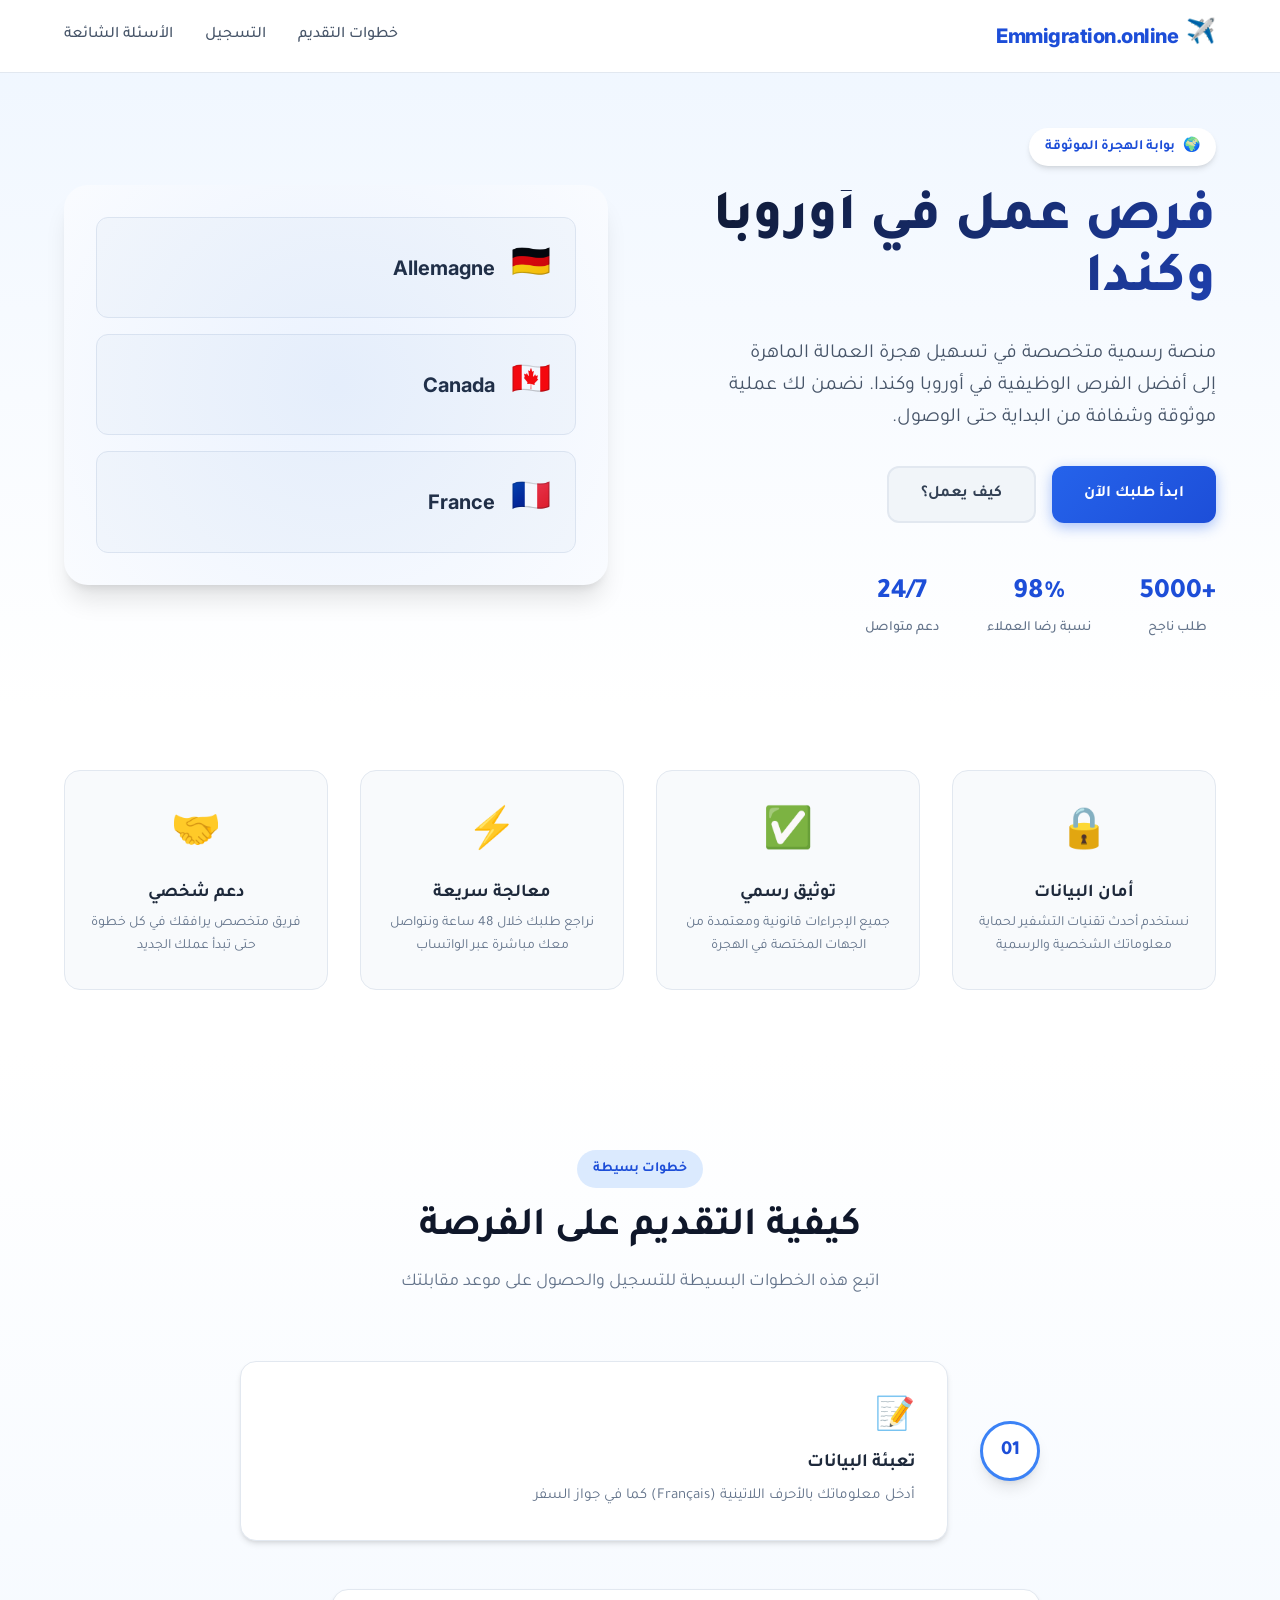
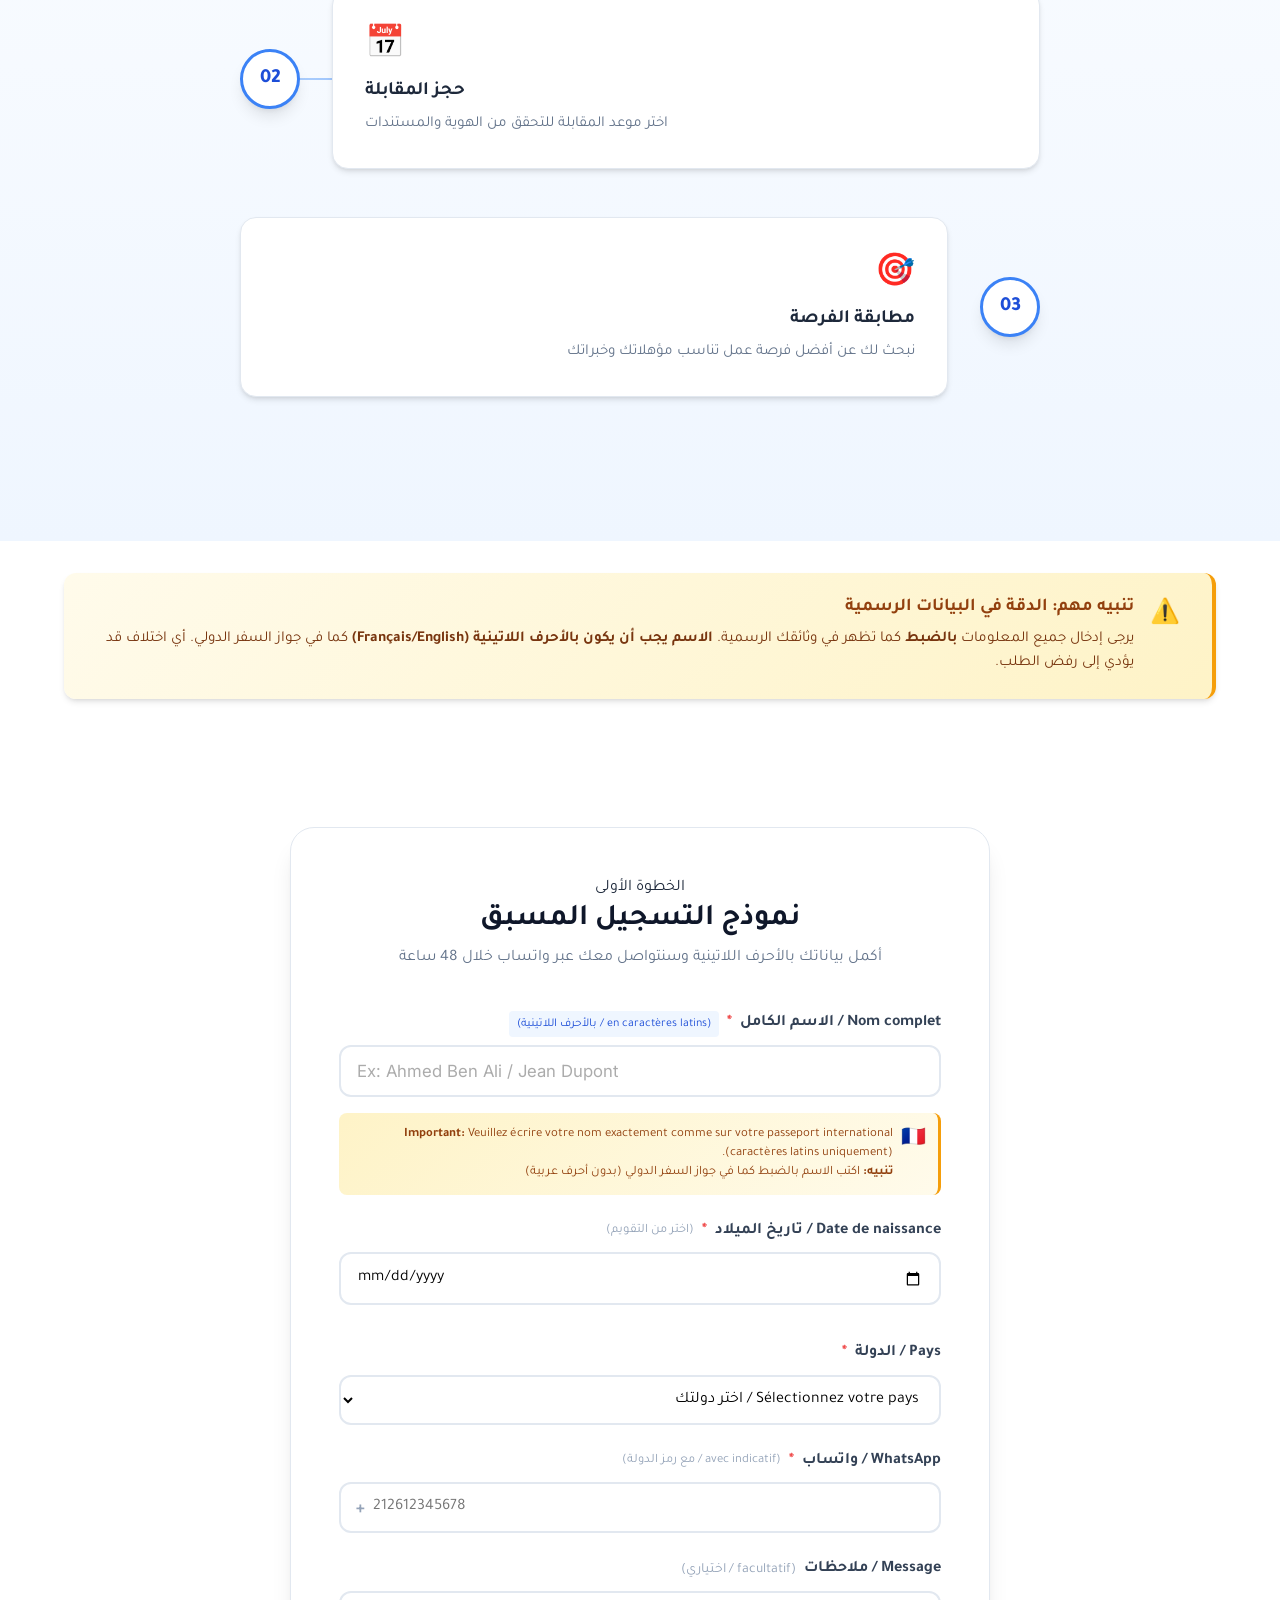
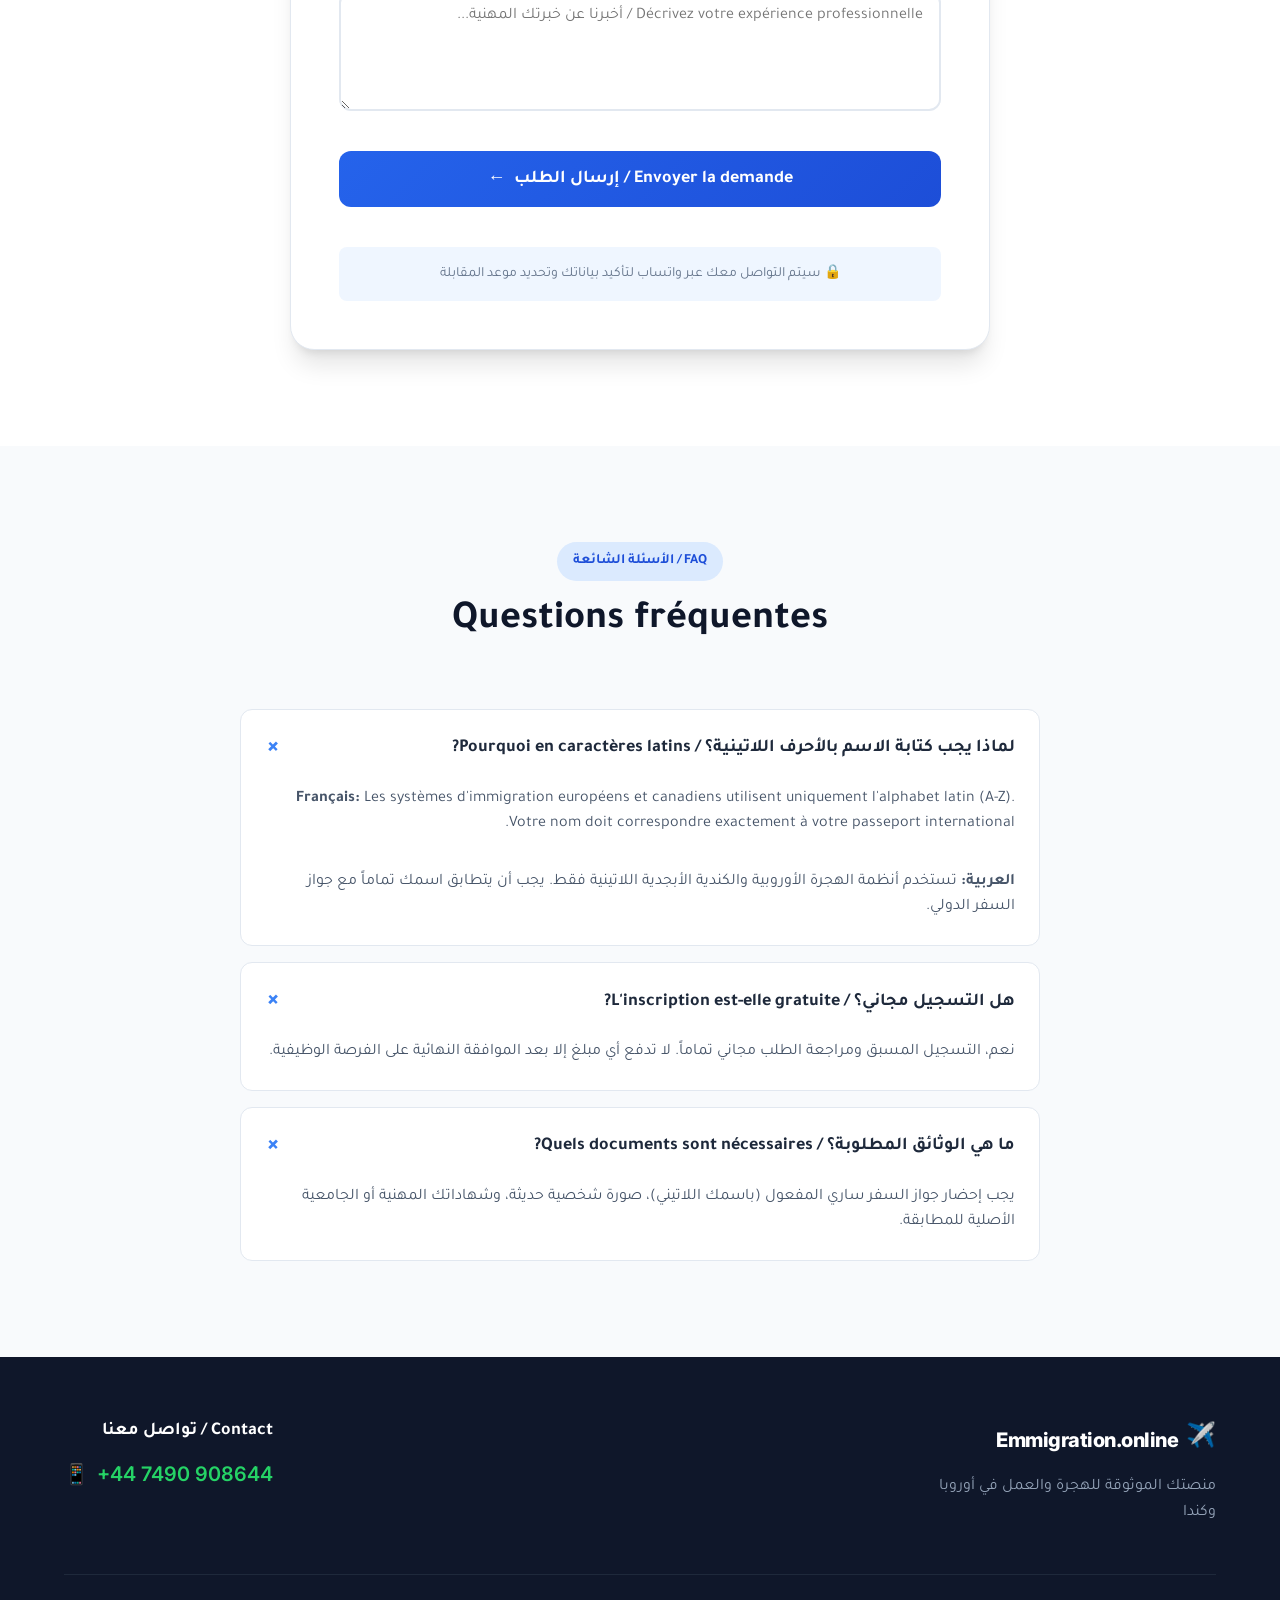
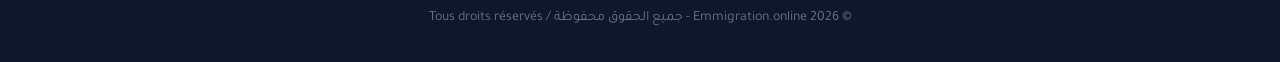
<file: index.html>
<!DOCTYPE html>
<html lang="ar" dir="rtl">
<head>
    <meta charset="UTF-8">
    <meta name="viewport" content="width=device-width, initial-scale=1.0">
    <title>Emmigration.online | فرص عمل في أوروبا وكندا</title>
    <meta name="description" content="سجل للحصول على فرص عمل في أوروبا وكندا - منصة موثوقة للهجرة والتوظيف">
    
    <!-- Google Fonts: Tajawal for Arabic, Inter for Latin/French -->
    <link rel="preconnect" href="https://fonts.googleapis.com">
    <link rel="preconnect" href="https://fonts.gstatic.com" crossorigin>
    <link href="https://fonts.googleapis.com/css2?family=Inter:wght@400;500;600&family=Tajawal:wght@300;400;500;700;800&display=swap" rel="stylesheet">
    
    <link rel="stylesheet" href="style.css">
</head>
<body>
    <!-- Header -->
    <header class="header">
        <div class="container">
            <nav class="nav">
                <div class="logo">
                    <span class="logo-icon">✈️</span>
                    <span class="logo-text">Emmigration.online</span>
                </div>
                <div class="nav-links">
                    <a href="#process" class="nav-link">خطوات التقديم</a>
                    <a href="#form" class="nav-link">التسجيل</a>
                    <a href="#faq" class="nav-link">الأسئلة الشائعة</a>
                </div>
                <button class="mobile-menu-btn" aria-label="القائمة">
                    <span></span>
                    <span></span>
                    <span></span>
                </button>
            </nav>
        </div>
    </header>

    <!-- Hero Section -->
    <section class="hero">
        <div class="container">
            <div class="hero-content">
                <div class="hero-badge reveal">
                    <span class="badge-icon">🌍</span>
                    <span>بوابة الهجرة الموثوقة</span>
                </div>
                <h1 class="hero-title reveal">
                    فرص عمل في أوروبا وكندا
                </h1>
                <p class="hero-subtitle reveal">
                    منصة رسمية متخصصة في تسهيل هجرة العمالة الماهرة إلى أفضل الفرص الوظيفية في أوروبا وكندا. نضمن لك عملية موثوقة وشفافة من البداية حتى الوصول.
                </p>
                <div class="hero-cta reveal">
                    <a href="#form" class="btn btn-primary">ابدأ طلبك الآن</a>
                    <a href="#process" class="btn btn-secondary">كيف يعمل؟</a>
                </div>
                <div class="hero-trust reveal">
                    <div class="trust-item">
                        <span class="trust-number">+5000</span>
                        <span class="trust-label">طلب ناجح</span>
                    </div>
                    <div class="trust-item">
                        <span class="trust-number">98%</span>
                        <span class="trust-label">نسبة رضا العملاء</span>
                    </div>
                    <div class="trust-item">
                        <span class="trust-number">24/7</span>
                        <span class="trust-label">دعم متواصل</span>
                    </div>
                </div>
            </div>
            <div class="hero-visual reveal">
                <div class="visual-card">
                    <div class="card-glow"></div>
                    <div class="stats-float">
                        <div class="stat-item">
                            <span class="stat-flag">🇩🇪</span>
                            <span class="stat-text">Allemagne</span>
                        </div>
                        <div class="stat-item">
                            <span class="stat-flag">🇨🇦</span>
                            <span class="stat-text">Canada</span>
                        </div>
                        <div class="stat-item">
                            <span class="stat-flag">🇫🇷</span>
                            <span class="stat-text">France</span>
                        </div>
                    </div>
                </div>
            </div>
        </div>
        <div class="hero-bg-pattern"></div>
    </section>

    <!-- Trust Indicators -->
    <section class="trust-section">
        <div class="container">
            <div class="trust-grid">
                <div class="trust-card reveal">
                    <div class="trust-icon">🔒</div>
                    <h3>أمان البيانات</h3>
                    <p>نستخدم أحدث تقنيات التشفير لحماية معلوماتك الشخصية والرسمية</p>
                </div>
                <div class="trust-card reveal">
                    <div class="trust-icon">✅</div>
                    <h3>توثيق رسمي</h3>
                    <p>جميع الإجراءات قانونية ومعتمدة من الجهات المختصة في الهجرة</p>
                </div>
                <div class="trust-card reveal">
                    <div class="trust-icon">⚡</div>
                    <h3>معالجة سريعة</h3>
                    <p>نراجع طلبك خلال 48 ساعة ونتواصل معك مباشرة عبر الواتساب</p>
                </div>
                <div class="trust-card reveal">
                    <div class="trust-icon">🤝</div>
                    <h3>دعم شخصي</h3>
                    <p>فريق متخصص يرافقك في كل خطوة حتى تبدأ عملك الجديد</p>
                </div>
            </div>
        </div>
    </section>

    <!-- Process Steps -->
    <section id="process" class="process-section">
        <div class="container">
            <div class="section-header reveal">
                <span class="section-badge">خطوات بسيطة</span>
                <h2 class="section-title">كيفية التقديم على الفرصة</h2>
                <p class="section-subtitle">اتبع هذه الخطوات البسيطة للتسجيل والحصول على موعد مقابلتك</p>
            </div>
            
            <div class="process-timeline">
                <div class="timeline-line"></div>
                
                <div class="process-step reveal" data-step="1">
                    <div class="step-number">01</div>
                    <div class="step-content">
                        <div class="step-icon">📝</div>
                        <h3>تعبئة البيانات</h3>
                        <p>أدخل معلوماتك بالأحرف اللاتينية (Français) كما في جواز السفر</p>
                    </div>
                </div>
                
                <div class="process-step reveal" data-step="2">
                    <div class="step-number">02</div>
                    <div class="step-content">
                        <div class="step-icon">📅</div>
                        <h3>حجز المقابلة</h3>
                        <p>اختر موعد المقابلة للتحقق من الهوية والمستندات</p>
                    </div>
                </div>
                
                <div class="process-step reveal" data-step="3">
                    <div class="step-number">03</div>
                    <div class="step-content">
                        <div class="step-icon">🎯</div>
                        <h3>مطابقة الفرصة</h3>
                        <p>نبحث لك عن أفضل فرصة عمل تناسب مؤهلاتك وخبراتك</p>
                    </div>
                </div>
            </div>
        </div>
    </section>

    <!-- Important Notice -->
    <section class="notice-section">
        <div class="container">
            <div class="notice-box reveal">
                <div class="notice-icon">⚠️</div>
                <div class="notice-content">
                    <h3>تنبيه مهم: الدقة في البيانات الرسمية</h3>
                    <p>يرجى إدخال جميع المعلومات <strong>بالضبط</strong> كما تظهر في وثائقك الرسمية. <strong>الاسم يجب أن يكون بالأحرف اللاتينية (Français/English)</strong> كما في جواز السفر الدولي. أي اختلاف قد يؤدي إلى رفض الطلب.</p>
                </div>
            </div>
        </div>
    </section>

    <!-- Registration Form -->
    <section id="form" class="form-section">
        <div class="container">
            <div class="form-wrapper reveal">
                <div class="form-header">
                    <span class="form-badge">الخطوة الأولى</span>
                    <h2 class="form-title">نموذج التسجيل المسبق</h2>
                    <p class="form-subtitle">أكمل بياناتك بالأحرف اللاتينية وسنتواصل معك عبر واتساب خلال 48 ساعة</p>
                </div>

                <form id="registrationForm" class="registration-form" novalidate>
                    <!-- Full Name - French/Latin Only -->
                    <div class="form-group">
                        <label for="fullName" class="form-label">
                            Nom complet / الاسم الكامل <span class="required">*</span>
                            <span class="label-hint latin-hint">(en caractères latins / بالأحرف اللاتينية)</span>
                        </label>
                        <input 
                            type="text" 
                            id="fullName" 
                            name="fullName" 
                            class="form-input latin-input" 
                            placeholder="Ex: Ahmed Ben Ali / Jean Dupont"
                            required
                            minlength="3"
                            dir="ltr"
                        >
                        <div class="input-note">
                            <span class="note-icon">🇫🇷</span>
                            <span class="note-text">
                                <strong>Important:</strong> Veuillez écrire votre nom exactement comme sur votre passeport international (caractères latins uniquement). 
                                <br>
                                <strong>تنبيه:</strong> اكتب الاسم بالضبط كما في جواز السفر الدولي (بدون أحرف عربية)
                            </span>
                        </div>
                        <span class="error-message" id="fullNameError">
                            الرجاء إدخال الاسم بالأحرف اللاتينية (Français) كما في جواز السفر
                        </span>
                    </div>

                    <!-- Birth Date -->
                    <div class="form-group">
                        <label for="birthDate" class="form-label">
                            Date de naissance / تاريخ الميلاد <span class="required">*</span>
                            <span class="label-hint">(اختر من التقويم)</span>
                        </label>
                        <input 
                            type="date" 
                            id="birthDate" 
                            name="birthDate" 
                            class="form-input" 
                            required
                        >
                        <div class="date-display" id="dateDisplay"></div>
                        <span class="error-message" id="birthDateError">الرجاء اختيار تاريخ الميلاد الصحيح</span>
                    </div>

                    <!-- Country -->
                    <div class="form-group">
                        <label for="country" class="form-label">
                            Pays / الدولة <span class="required">*</span>
                        </label>
                        <select id="country" name="country" class="form-select" required>
                            <option value="" disabled selected>Sélectionnez votre pays / اختر دولتك</option>
                            <option value="Maroc">Maroc / المغرب</option>
                            <option value="Algérie">Algérie / الجزائر</option>
                            <option value="Tunisie">Tunisie / تونس</option>
                            <option value="Égypte">Égypte / مصر</option>
                            <option value="Jordanie">Jordanie / الأردن</option>
                            <option value="Liban">Liban / لبنان</option>
                            <option value="Syrie">Syrie / سوريا</option>
                            <option value="Irak">Irak / العراق</option>
                            <option value="Soudan">Soudan / السودان</option>
                            <option value="Mauritanie">Mauritanie / موريتانيا</option>
                            <option value="Autre">Autre / دولة أخرى</option>
                        </select>
                        <span class="error-message" id="countryError">الرجاء اختيار الدولة</span>
                    </div>

                    <!-- WhatsApp -->
                    <div class="form-group">
                        <label for="whatsapp" class="form-label">
                            WhatsApp / واتساب <span class="required">*</span>
                            <span class="label-hint">(avec indicatif / مع رمز الدولة)</span>
                        </label>
                        <div class="input-wrapper">
                            <span class="input-prefix">+</span>
                            <input 
                                type="tel" 
                                id="whatsapp" 
                                name="whatsapp" 
                                class="form-input with-prefix" 
                                placeholder="212612345678"
                                required
                                dir="ltr"
                            >
                        </div>
                        <span class="error-message" id="whatsappError">
                            Ex: 2126XXXXXXXX pour Maroc / 2162XXXXXXXX pour Tunisie
                        </span>
                    </div>

                    <!-- Message -->
                    <div class="form-group">
                        <label for="message" class="form-label">
                            Message / ملاحظات <span class="optional">(facultatif / اختياري)</span>
                        </label>
                        <textarea 
                            id="message" 
                            name="message" 
                            class="form-textarea" 
                            rows="4" 
                            placeholder="Décrivez votre expérience professionnelle / أخبرنا عن خبرتك المهنية..."
                        ></textarea>
                    </div>

                    <!-- Submit Button -->
                    <button type="submit" class="btn btn-submit" id="submitBtn">
                        <span class="btn-text">Envoyer la demande / إرسال الطلب</span>
                        <span class="btn-loader"></span>
                        <span class="btn-icon">←</span>
                    </button>

                    <p class="form-note">
                        🔒 سيتم التواصل معك عبر واتساب لتأكيد بياناتك وتحديد موعد المقابلة
                    </p>
                </form>
            </div>
        </div>
    </section>

    <!-- FAQ Section -->
    <section id="faq" class="faq-section">
        <div class="container">
            <div class="section-header reveal">
                <span class="section-badge">FAQ / الأسئلة الشائعة</span>
                <h2 class="section-title">Questions fréquentes</h2>
            </div>
            
            <div class="faq-grid">
                <div class="faq-item reveal">
                    <button class="faq-question">
                        <span>لماذا يجب كتابة الاسم بالأحرف اللاتينية؟ / Pourquoi en caractères latins?</span>
                        <span class="faq-icon">+</span>
                    </button>
                    <div class="faq-answer">
                        <p><strong>Français:</strong> Les systèmes d'immigration européens et canadiens utilisent uniquement l'alphabet latin (A-Z). Votre nom doit correspondre exactement à votre passeport international.</p>
                        <p><strong>العربية:</strong> تستخدم أنظمة الهجرة الأوروبية والكندية الأبجدية اللاتينية فقط. يجب أن يتطابق اسمك تماماً مع جواز السفر الدولي.</p>
                    </div>
                </div>
                
                <div class="faq-item reveal">
                    <button class="faq-question">
                        <span>هل التسجيل مجاني؟ / L'inscription est-elle gratuite?</span>
                        <span class="faq-icon">+</span>
                    </button>
                    <div class="faq-answer">
                        <p>نعم، التسجيل المسبق ومراجعة الطلب مجاني تماماً. لا تدفع أي مبلغ إلا بعد الموافقة النهائية على الفرصة الوظيفية.</p>
                    </div>
                </div>
                
                <div class="faq-item reveal">
                    <button class="faq-question">
                        <span>ما هي الوثائق المطلوبة؟ / Quels documents sont nécessaires?</span>
                        <span class="faq-icon">+</span>
                    </button>
                    <div class="faq-answer">
                        <p>يجب إحضار جواز السفر ساري المفعول (باسمك اللاتيني)، صورة شخصية حديثة، وشهاداتك المهنية أو الجامعية الأصلية للمطابقة.</p>
                    </div>
                </div>
            </div>
        </div>
    </section>

    <!-- Footer -->
    <footer class="footer">
        <div class="container">
            <div class="footer-content">
                <div class="footer-brand">
                    <div class="logo">
                        <span class="logo-icon">✈️</span>
                        <span class="logo-text">Emmigration.online</span>
                    </div>
                    <p>منصتك الموثوقة للهجرة والعمل في أوروبا وكندا</p>
                </div>
                <div class="footer-contact">
                    <h4>Contact / تواصل معنا</h4>
                    <a href="https://wa.me/447490908644" class="whatsapp-link" target="_blank">
                        <span>📱</span>
                        <span>+44 7490 908644</span>
                    </a>
                </div>
            </div>
            <div class="footer-bottom">
                <p>© 2026 Emmigration.online - جميع الحقوق محفوظة / Tous droits réservés</p>
            </div>
        </div>
    </footer>

    <script src="script.js"></script>
</body>
</html>
</file>
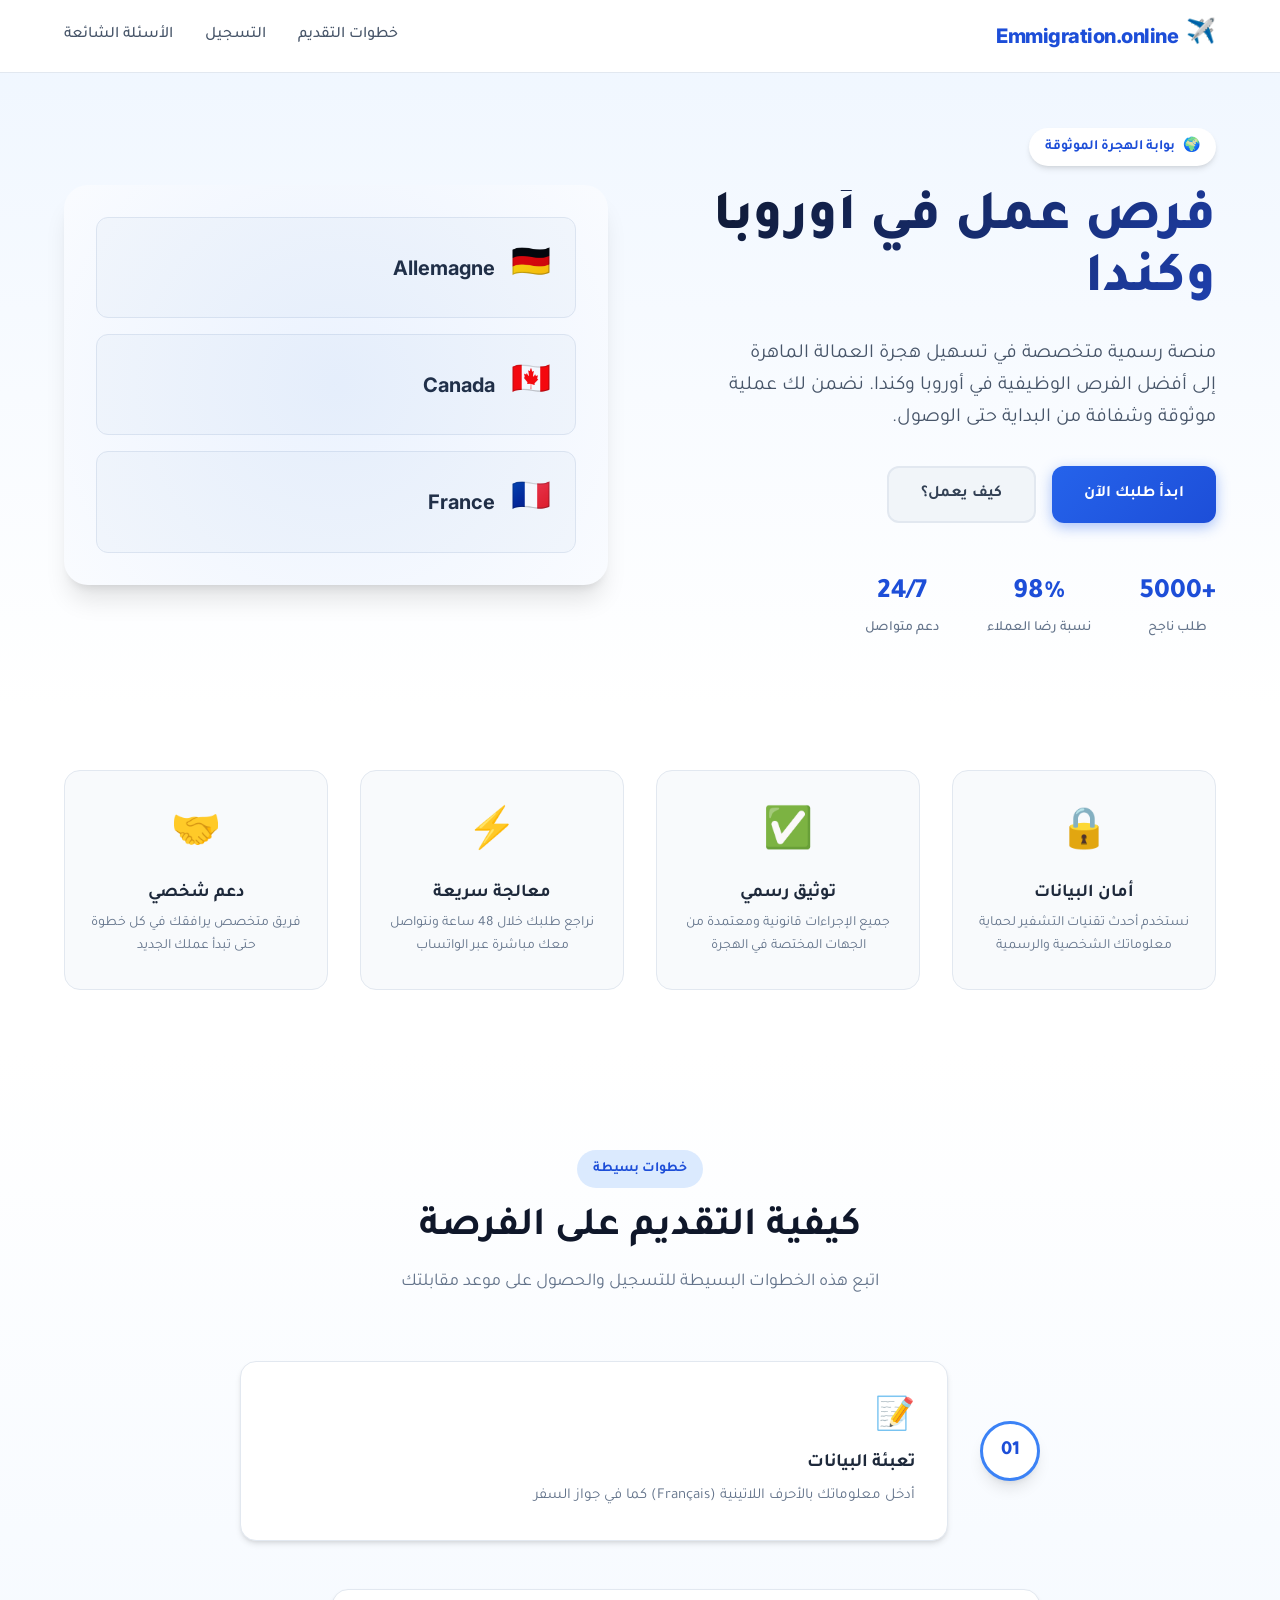
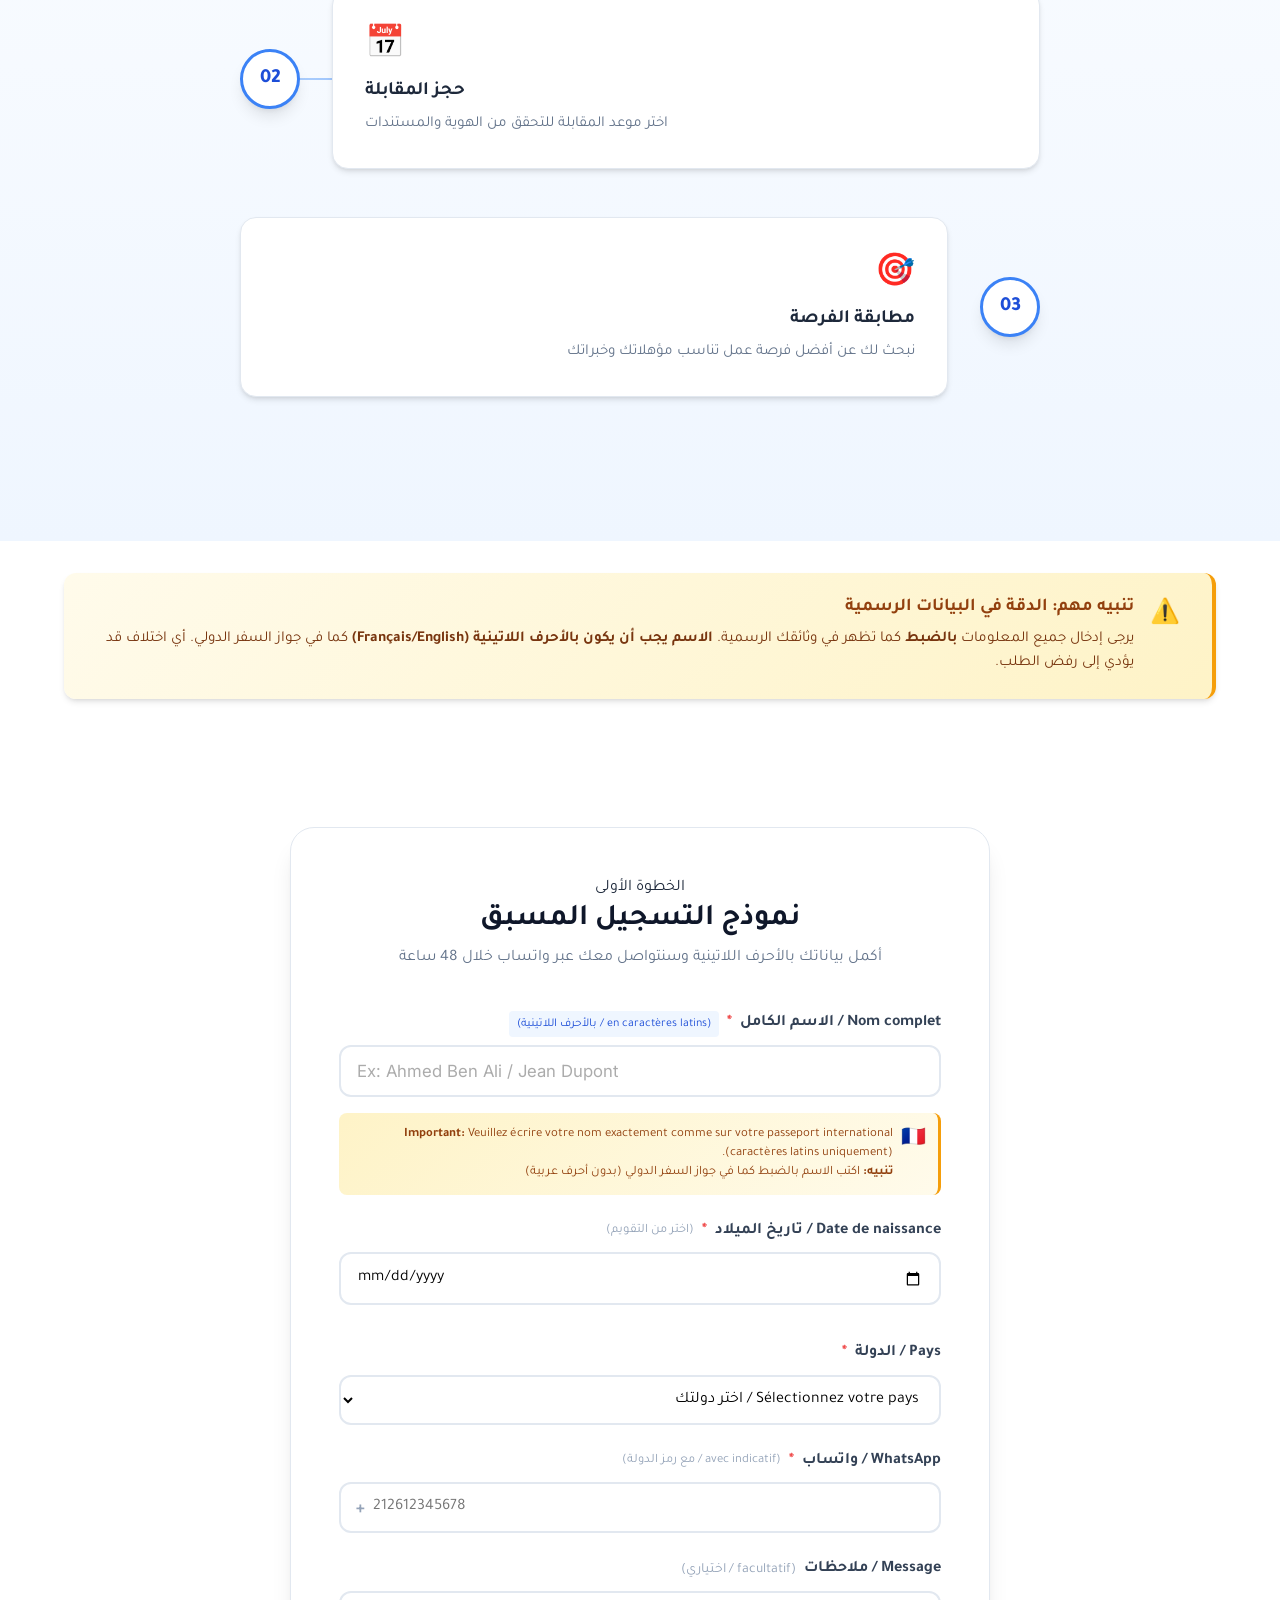
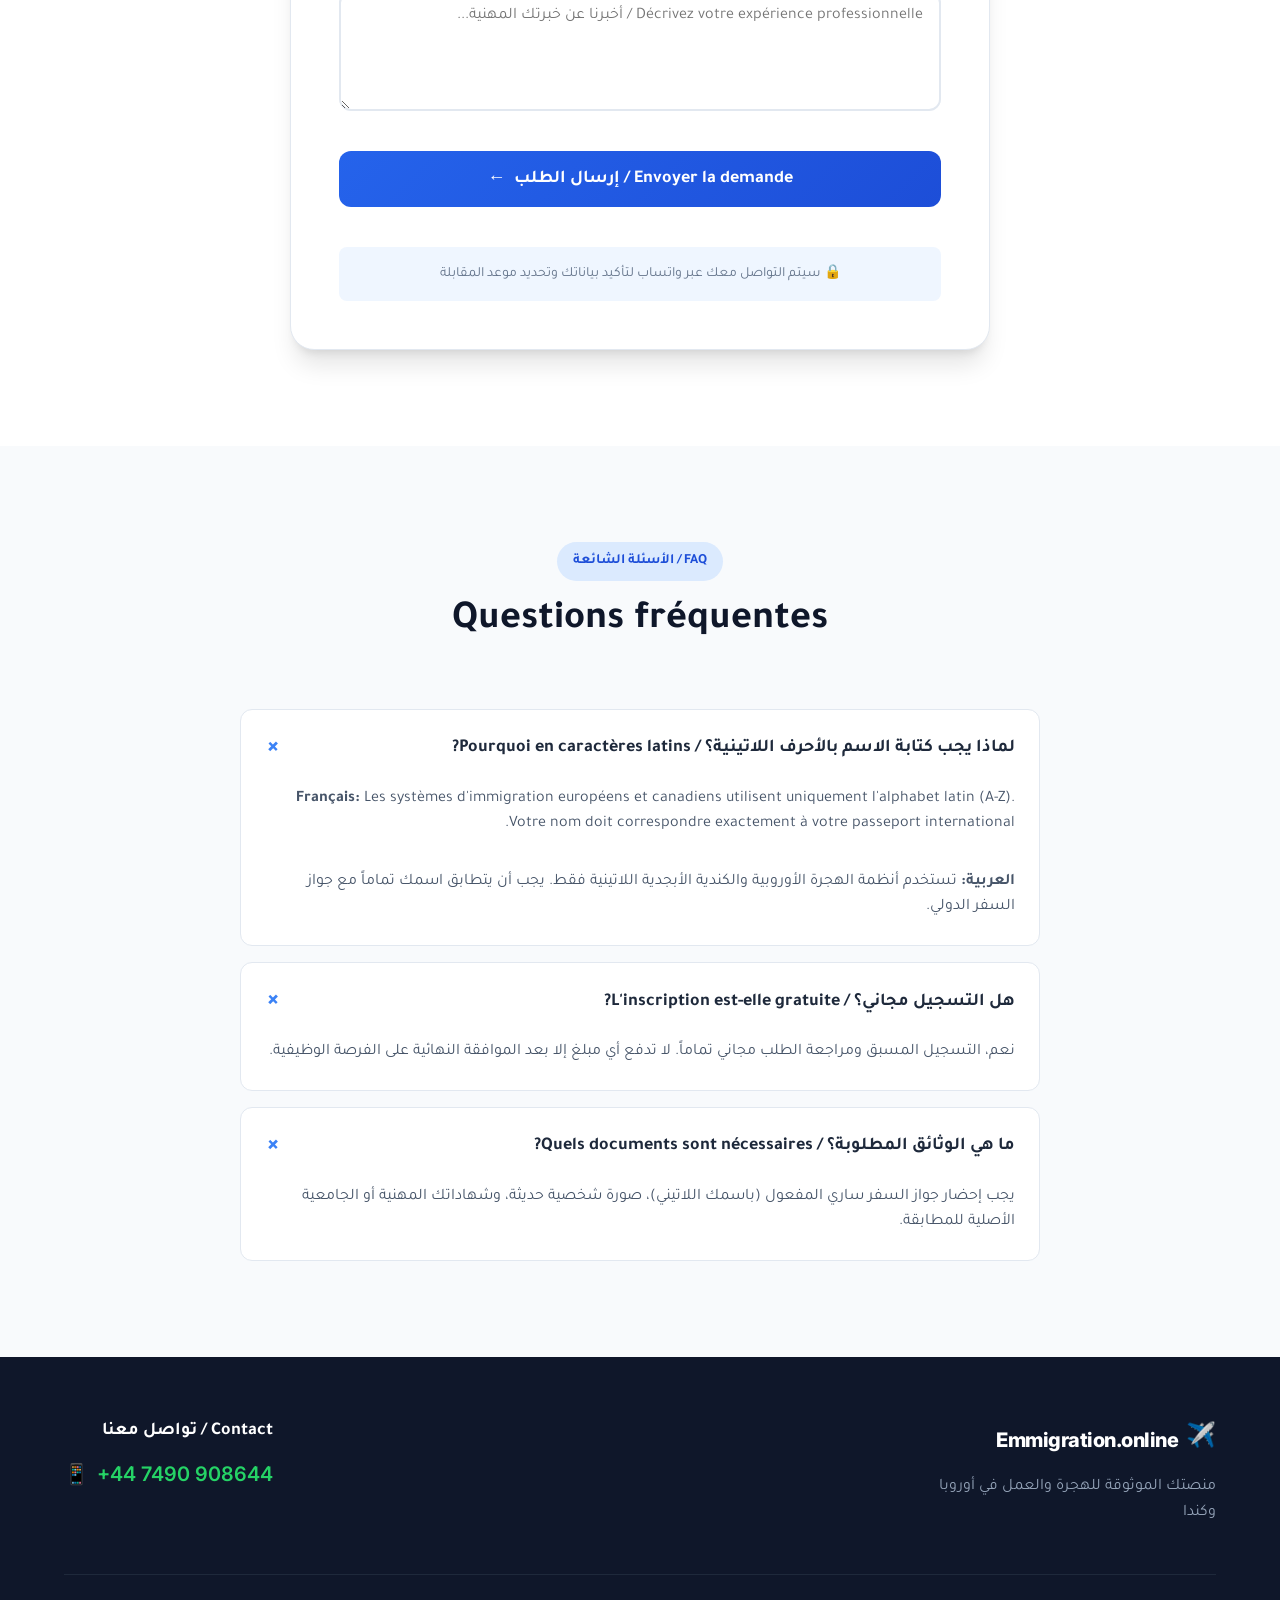
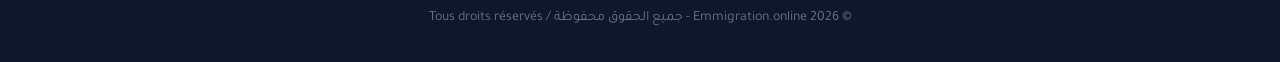
<file: interview.html>
<!DOCTYPE html>
<html lang="ar" dir="rtl">
<head>
    <meta charset="UTF-8">
    <meta name="viewport" content="width=device-width, initial-scale=1.0">
    <title>تحديد موعد المقابلة | Interview Schedule | Emmigration.online</title>
    <meta name="description" content="اختر موعد المقابلة للتحقق من الهوية">
    
    <link rel="preconnect" href="https://fonts.googleapis.com">
    <link rel="preconnect" href="https://fonts.gstatic.com" crossorigin>
    <link href="https://fonts.googleapis.com/css2?family=Inter:wght@400;500;600&family=Tajawal:wght@300;400;500;700;800&display=swap" rel="stylesheet">
    
    <link rel="stylesheet" href="style.css">
</head>
<body class="page-interview">
    <!-- Progress Header -->
    <div class="progress-header">
        <div class="container">
            <div class="progress-steps">
                <div class="progress-step completed">
                    <span class="step-dot">✓</span>
                    <span class="step-label">البيانات / Données</span>
                </div>
                <div class="progress-line active"></div>
                <div class="progress-step active">
                    <span class="step-dot">2</span>
                    <span class="step-label">المقابلة / Entretien</span>
                </div>
                <div class="progress-line"></div>
                <div class="progress-step">
                    <span class="step-dot">3</span>
                    <span class="step-label">التأكيد / Confirmation</span>
                </div>
            </div>
        </div>
    </div>

    <main class="interview-main">
        <div class="container">
            <div class="interview-wrapper reveal">
                <div class="interview-header">
                    <span class="form-badge">الخطوة الثانية / Étape 2</span>
                    <h1 class="form-title">اختر موعد المقابلة للتحقق من الهوية</h1>
                    <p class="form-subtitle">Choisissez votre créneau pour l'entretien de vérification (Zoom)</p>
                </div>

                <!-- Selected Info Summary -->
                <div class="summary-box" id="summaryBox">
                    <h4>ملخص البيانات / Résumé des données:</h4>
                    <div class="summary-grid">
                        <div class="summary-item latin-field">
                            <span class="summary-label">Nom complet / الاسم:</span>
                            <span class="summary-value" id="summaryName">-</span>
                        </div>
                        <div class="summary-item">
                            <span class="summary-label">Date de naissance / تاريخ الميلاد:</span>
                            <span class="summary-value" id="summaryDate">-</span>
                        </div>
                        <div class="summary-item">
                            <span class="summary-label">Pays / الدولة:</span>
                            <span class="summary-value" id="summaryCountry">-</span>
                        </div>
                    </div>
                </div>

                <!-- Calendar Section -->
                <div class="calendar-section">
                    <h3 class="section-subtitle">📅 اختر اليوم / Choisir la date</h3>
                    
                    <div class="calendar-grid" id="calendarGrid">
                        <!-- Generated by JavaScript -->
                    </div>
                    
                    <input type="hidden" id="selectedDate" required>
                    <span class="error-message" id="dateError">الرجاء اختيار موعد للمقابلة / Veuillez choisir une date</span>
                </div>

                <!-- Time Slots -->
                <div class="time-slots-section" id="timeSection" style="display: none;">
                    <h3 class="section-subtitle">🕐 اختر الوقت / Choisir l'heure</h3>
                    <div class="time-slots-grid" id="timeSlotsGrid">
                        <!-- Generated by JavaScript -->
                    </div>
                    <input type="hidden" id="selectedTime" required>
                </div>

                <!-- Actions -->
                <div class="form-actions">
                    <button type="button" class="btn btn-secondary" onclick="history.back()">← العودة للتعديل / Retour</button>
                    <button type="button" class="btn btn-submit" id="confirmBtn" disabled>
                        <span class="btn-text">تأكيد الموعد / Confirmer le rendez-vous</span>
                        <span class="btn-loader"></span>
                    </button>
                </div>

                <div class="interview-note">
                    <p>⚠️ <strong>مهم / Important:</strong> يرجى التأكد من توفرك في الموعد المحدد. في حال الرغبة في تغيير الموعد، يرجى التواصل معنا عبر الواتساب قبل 24 ساعة.</p>
                </div>
            </div>
        </div>
    </main>

    <script src="script.js"></script>
    <script>
        document.addEventListener('DOMContentLoaded', function() {
            initInterviewPage();
        });
    </script>
</body>
</html>
</file>
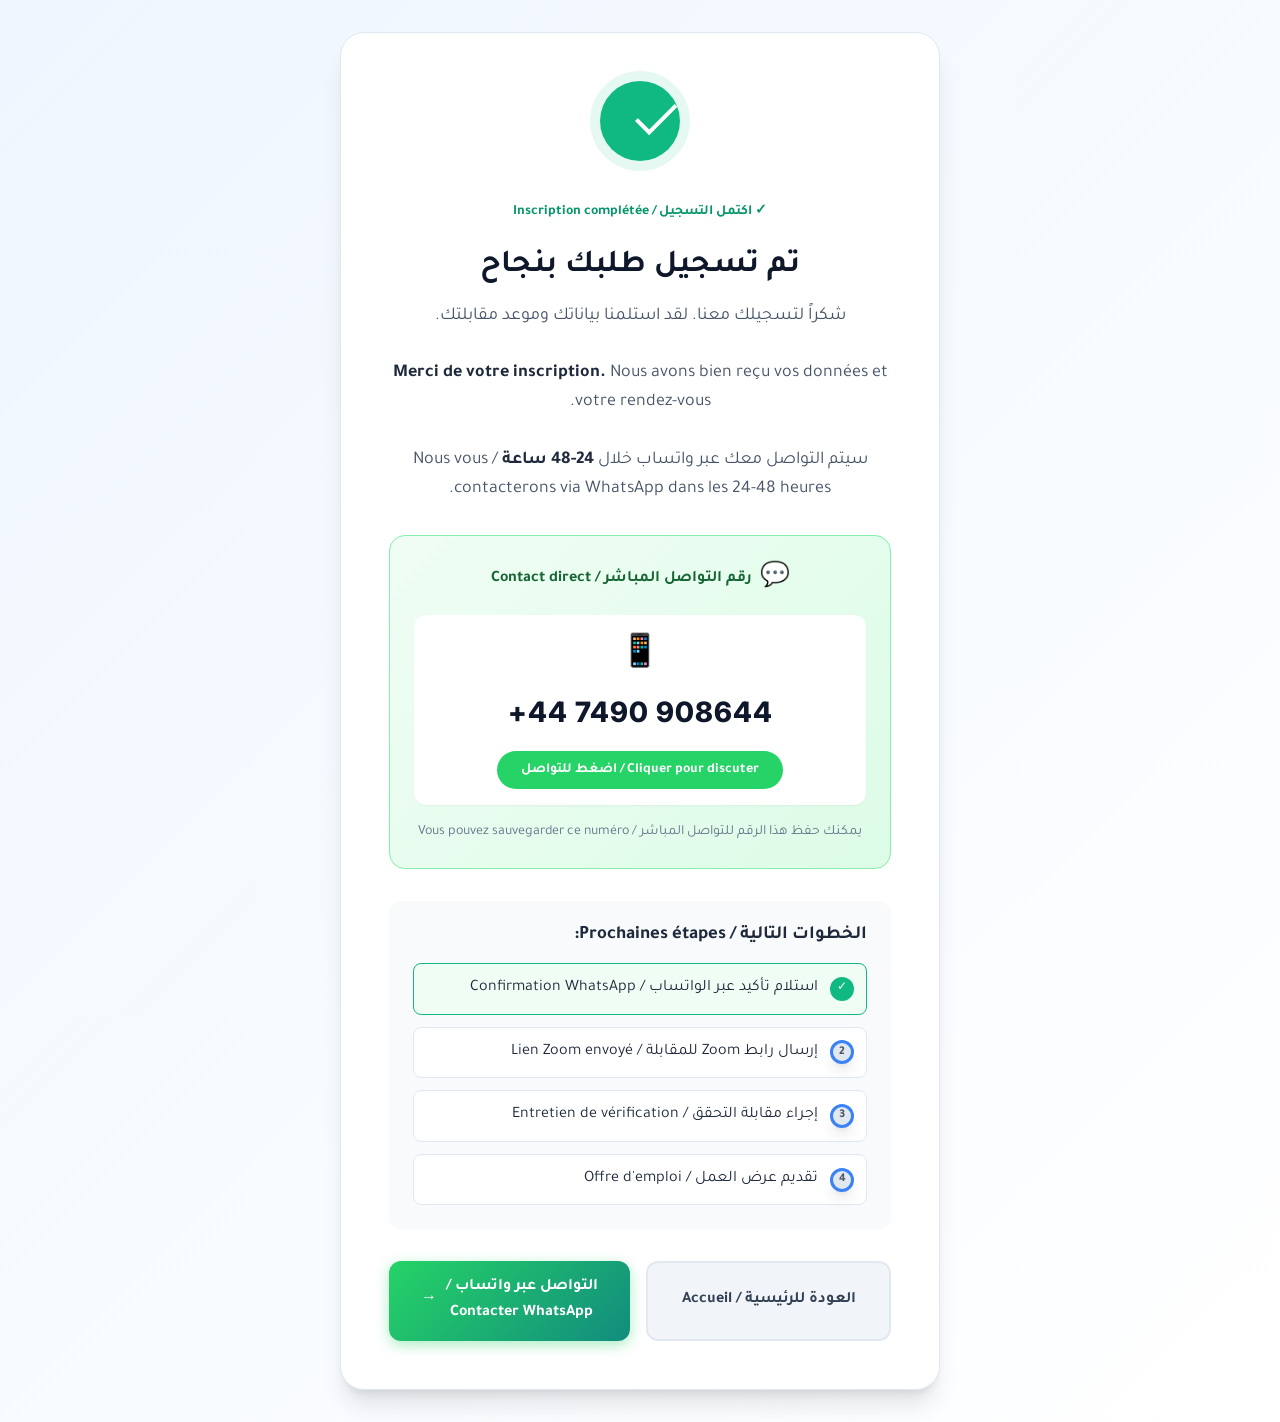
<file: success.html>
<!DOCTYPE html>
<html lang="ar" dir="rtl">
<head>
    <meta charset="UTF-8">
    <meta name="viewport" content="width=device-width, initial-scale=1.0">
    <title>تم التسجيل بنجاح / Inscription réussie | Emmigration.online</title>
    <meta name="description" content="تم تسجيل طلبك بنجاح - سيتم التواصل معك عبر واتساب">
    
    <link rel="preconnect" href="https://fonts.googleapis.com">
    <link rel="preconnect" href="https://fonts.gstatic.com" crossorigin>
    <link href="https://fonts.googleapis.com/css2?family=Inter:wght@400;500;600&family=Tajawal:wght@300;400;500;700;800&display=swap" rel="stylesheet">
    
    <link rel="stylesheet" href="style.css">
</head>
<body class="page-success">
    <div class="success-container">
        <div class="success-card reveal">
            <!-- Success Animation -->
            <div class="success-animation">
                <div class="checkmark-circle">
                    <div class="checkmark draw"></div>
                </div>
            </div>

            <div class="success-content">
                <span class="success-badge">✓ اكتمل التسجيل / Inscription complétée</span>
                <h1 class="success-title">تم تسجيل طلبك بنجاح</h1>
                <p class="success-message">
                    شكراً لتسجيلك معنا. لقد استلمنا بياناتك وموعد مقابلتك. 
                    <br><br>
                    <strong>Merci de votre inscription.</strong> Nous avons bien reçu vos données et votre rendez-vous.
                    <br><br>
                    سيتم التواصل معك عبر واتساب خلال <strong>24-48 ساعة</strong> / Nous vous contacterons via WhatsApp dans les 24-48 heures.
                </p>

                <!-- WhatsApp Contact Card -->
                <div class="whatsapp-card">
                    <div class="whatsapp-header">
                        <span class="whatsapp-icon">💬</span>
                        <span>رقم التواصل المباشر / Contact direct</span>
                    </div>
                    <div class="whatsapp-number">
                        <a href="https://wa.me/447490908644" target="_blank" class="whatsapp-link-large">
                            <span class="phone-icon">📱</span>
                            <span class="phone-number">+44 7490 908644</span>
                            <span class="whatsapp-action">اضغط للتواصل / Cliquer pour discuter</span>
                        </a>
                    </div>
                    <p class="whatsapp-note">يمكنك حفظ هذا الرقم للتواصل المباشر / Vous pouvez sauvegarder ce numéro</p>
                </div>

                <!-- Next Steps -->
                <div class="next-steps">
                    <h3>الخطوات التالية / Prochaines étapes:</h3>
                    <ul class="steps-list">
                        <li class="step-item completed">
                            <span class="step-check">✓</span>
                            <span>استلام تأكيد عبر الواتساب / Confirmation WhatsApp</span>
                        </li>
                        <li class="step-item">
                            <span class="step-number">2</span>
                            <span>إرسال رابط Zoom للمقابلة / Lien Zoom envoyé</span>
                        </li>
                        <li class="step-item">
                            <span class="step-number">3</span>
                            <span>إجراء مقابلة التحقق / Entretien de vérification</span>
                        </li>
                        <li class="step-item">
                            <span class="step-number">4</span>
                            <span>تقديم عرض العمل / Offre d'emploi</span>
                        </li>
                    </ul>
                </div>

                <div class="success-actions">
                    <a href="index.html" class="btn btn-secondary">العودة للرئيسية / Accueil</a>
                    <a href="https://wa.me/447490908644" target="_blank" class="btn btn-whatsapp">
                        <span>التواصل عبر واتساب / Contacter WhatsApp</span>
                        <span>→</span>
                    </a>
                </div>
            </div>
        </div>
    </div>

    <script>
        document.addEventListener('DOMContentLoaded', function() {
            const card = document.querySelector('.success-card');
            setTimeout(() => {
                card.classList.add('revealed');
            }, 100);
            
            // Clear stored data after 2 seconds
            setTimeout(() => {
                localStorage.removeItem('emmigration_form_data');
                localStorage.removeItem('emmigration_interview_date');
            }, 2000);
        });
    </script>
</body>
</html>
</file>
<file: style.css>
/* ==========================================
   Emmigration.online - Premium RTL + French Support
   ========================================== */

:root {
    /* Colors */
    --primary-50: #eff6ff;
    --primary-100: #dbeafe;
    --primary-200: #bfdbfe;
    --primary-500: #3b82f6;
    --primary-600: #2563eb;
    --primary-700: #1d4ed8;
    --primary-800: #1e40af;
    --primary-900: #1e3a8a;
    
    --secondary-50: #f8fafc;
    --secondary-100: #f1f5f9;
    --secondary-200: #e2e8f0;
    --secondary-300: #cbd5e1;
    --secondary-400: #94a3b8;
    --secondary-500: #64748b;
    --secondary-600: #475569;
    --secondary-700: #334155;
    --secondary-800: #1e293b;
    --secondary-900: #0f172a;
    
    --success-500: #10b981;
    --success-600: #059669;
    --warning-500: #f59e0b;
    --error-500: #ef4444;
    --error-600: #dc2626;
    
    --whatsapp: #25d366;
    --whatsapp-dark: #128c7e;
    
    /* Typography */
    --font-arabic: 'Tajawal', -apple-system, BlinkMacSystemFont, sans-serif;
    --font-latin: 'Inter', 'Segoe UI', Tahoma, Geneva, Verdana, sans-serif;
    
    /* Spacing */
    --section-padding: 6rem;
    --container-max: 1200px;
    
    /* Shadows */
    --shadow-sm: 0 1px 2px 0 rgb(0 0 0 / 0.05);
    --shadow-md: 0 4px 6px -1px rgb(0 0 0 / 0.1), 0 2px 4px -2px rgb(0 0 0 / 0.1);
    --shadow-lg: 0 10px 15px -3px rgb(0 0 0 / 0.1), 0 4px 6px -4px rgb(0 0 0 / 0.1);
    --shadow-xl: 0 20px 25px -5px rgb(0 0 0 / 0.1), 0 8px 10px -6px rgb(0 0 0 / 0.1);
    
    /* Borders */
    --radius-sm: 0.375rem;
    --radius-md: 0.5rem;
    --radius-lg: 0.75rem;
    --radius-xl: 1rem;
    --radius-2xl: 1.5rem;
    
    /* Transitions */
    --transition-fast: 0.15s ease;
    --transition-base: 0.3s ease;
    --transition-slow: 0.5s ease;
}

/* Reset & Base */
*, *::before, *::after {
    box-sizing: border-box;
    margin: 0;
    padding: 0;
}

html {
    scroll-behavior: smooth;
    font-size: 16px;
}

body {
    font-family: var(--font-arabic);
    background-color: #ffffff;
    color: var(--secondary-800);
    line-height: 1.6;
    overflow-x: hidden;
    text-align: right;
}

/* Latin/French Text Handling */
.latin-text, .latin-input {
    font-family: var(--font-latin);
    text-align: left;
    direction: ltr;
}

[dir="ltr"] {
    direction: ltr;
    text-align: left;
}

.container {
    max-width: var(--container-max);
    margin: 0 auto;
    padding: 0 1.5rem;
}

/* Typography */
h1, h2, h3, h4 {
    font-weight: 700;
    line-height: 1.2;
    color: var(--secondary-900);
}

/* Buttons */
.btn {
    display: inline-flex;
    align-items: center;
    justify-content: center;
    gap: 0.5rem;
    padding: 0.875rem 2rem;
    font-family: inherit;
    font-size: 1rem;
    font-weight: 600;
    border: none;
    border-radius: var(--radius-lg);
    cursor: pointer;
    transition: all var(--transition-base);
    text-decoration: none;
    position: relative;
    overflow: hidden;
}

.btn-primary {
    background: linear-gradient(135deg, var(--primary-600), var(--primary-700));
    color: white;
    box-shadow: 0 4px 14px 0 rgba(37, 99, 235, 0.39);
}

.btn-primary:hover {
    transform: translateY(-2px);
    box-shadow: 0 6px 20px rgba(37, 99, 235, 0.23);
    background: linear-gradient(135deg, var(--primary-700), var(--primary-800));
}

.btn-secondary {
    background: var(--secondary-100);
    color: var(--secondary-700);
    border: 2px solid var(--secondary-200);
}

.btn-secondary:hover {
    background: var(--secondary-200);
    border-color: var(--secondary-300);
}

.btn-whatsapp {
    background: linear-gradient(135deg, var(--whatsapp), var(--whatsapp-dark));
    color: white;
    box-shadow: 0 4px 14px 0 rgba(37, 211, 102, 0.39);
}

.btn-whatsapp:hover {
    transform: translateY(-2px);
    box-shadow: 0 6px 20px rgba(37, 211, 102, 0.3);
}

.btn-submit {
    width: 100%;
    background: linear-gradient(135deg, var(--primary-600), var(--primary-700));
    color: white;
    font-size: 1.125rem;
    padding: 1rem 2rem;
    margin-top: 1rem;
}

.btn-submit:hover:not(:disabled) {
    transform: translateY(-2px);
    box-shadow: var(--shadow-lg);
}

.btn-submit:disabled {
    opacity: 0.7;
    cursor: not-allowed;
}

.btn-loader {
    display: none;
    width: 20px;
    height: 20px;
    border: 3px solid rgba(255,255,255,0.3);
    border-radius: 50%;
    border-top-color: white;
    animation: spin 1s ease-in-out infinite;
}

.btn.loading .btn-text,
.btn.loading .btn-icon {
    opacity: 0;
}

.btn.loading .btn-loader {
    display: block;
    position: absolute;
}

@keyframes spin {
    to { transform: rotate(360deg); }
}

/* Header */
.header {
    position: fixed;
    top: 0;
    right: 0;
    left: 0;
    z-index: 1000;
    background: rgba(255, 255, 255, 0.95);
    backdrop-filter: blur(10px);
    border-bottom: 1px solid var(--secondary-200);
    transition: all var(--transition-base);
}

.nav {
    display: flex;
    align-items: center;
    justify-content: space-between;
    height: 4.5rem;
}

.logo {
    display: flex;
    align-items: center;
    gap: 0.5rem;
    font-weight: 800;
    font-size: 1.25rem;
    color: var(--primary-700);
    text-decoration: none;
}

.logo-icon {
    font-size: 1.5rem;
}

.logo-text {
    font-family: var(--font-latin);
    letter-spacing: -0.5px;
}

.nav-links {
    display: flex;
    gap: 2rem;
}

.nav-link {
    color: var(--secondary-600);
    text-decoration: none;
    font-weight: 500;
    transition: color var(--transition-fast);
    position: relative;
}

.nav-link:hover {
    color: var(--primary-600);
}

.nav-link::after {
    content: '';
    position: absolute;
    bottom: -4px;
    right: 0;
    width: 0;
    height: 2px;
    background: var(--primary-600);
    transition: width var(--transition-base);
}

.nav-link:hover::after {
    width: 100%;
}

.mobile-menu-btn {
    display: none;
    flex-direction: column;
    gap: 4px;
    background: none;
    border: none;
    cursor: pointer;
    padding: 0.5rem;
}

.mobile-menu-btn span {
    display: block;
    width: 25px;
    height: 2px;
    background: var(--secondary-700);
    transition: 0.3s;
}

/* Hero Section */
.hero {
    padding: 8rem 0 4rem;
    position: relative;
    overflow: hidden;
    background: linear-gradient(180deg, var(--primary-50) 0%, #ffffff 100%);
}

.hero .container {
    display: grid;
    grid-template-columns: 1fr 1fr;
    gap: 4rem;
    align-items: center;
}

.hero-badge {
    display: inline-flex;
    align-items: center;
    gap: 0.5rem;
    background: white;
    padding: 0.5rem 1rem;
    border-radius: 50px;
    box-shadow: var(--shadow-md);
    font-weight: 600;
    color: var(--primary-700);
    margin-bottom: 1.5rem;
    font-size: 0.875rem;
}

.hero-title {
    font-size: 3.5rem;
    font-weight: 800;
    color: var(--secondary-900);
    margin-bottom: 1.5rem;
    line-height: 1.1;
    background: linear-gradient(135deg, var(--secondary-900), var(--primary-800));
    -webkit-background-clip: text;
    -webkit-text-fill-color: transparent;
    background-clip: text;
}

.hero-subtitle {
    font-size: 1.25rem;
    color: var(--secondary-600);
    margin-bottom: 2rem;
    max-width: 90%;
}

.hero-cta {
    display: flex;
    gap: 1rem;
    margin-bottom: 3rem;
}

.hero-trust {
    display: flex;
    gap: 3rem;
}

.trust-item {
    text-align: center;
}

.trust-number {
    display: block;
    font-size: 1.75rem;
    font-weight: 800;
    color: var(--primary-700);
}

.trust-label {
    font-size: 0.875rem;
    color: var(--secondary-500);
    font-weight: 500;
}

.hero-visual {
    position: relative;
}

.visual-card {
    background: white;
    border-radius: var(--radius-2xl);
    padding: 2rem;
    box-shadow: var(--shadow-xl);
    position: relative;
    overflow: hidden;
    height: 400px;
    display: flex;
    align-items: center;
    justify-content: center;
}

.card-glow {
    position: absolute;
    top: -50%;
    right: -50%;
    width: 200%;
    height: 200%;
    background: radial-gradient(circle, rgba(59,130,246,0.1) 0%, transparent 70%);
    animation: pulse 4s ease-in-out infinite;
}

@keyframes pulse {
    0%, 100% { transform: scale(1); opacity: 0.5; }
    50% { transform: scale(1.1); opacity: 0.8; }
}

.stats-float {
    display: flex;
    flex-direction: column;
    gap: 1rem;
    width: 100%;
}

.stat-item {
    background: var(--secondary-50);
    padding: 1.5rem;
    border-radius: var(--radius-lg);
    display: flex;
    align-items: center;
    gap: 1rem;
    border: 1px solid var(--secondary-200);
    transition: transform var(--transition-base);
}

.stat-item:hover {
    transform: translateX(-5px);
    border-color: var(--primary-200);
}

.stat-flag {
    font-size: 2rem;
}

.stat-text {
    font-weight: 700;
    color: var(--secondary-800);
    font-size: 1.25rem;
    font-family: var(--font-latin);
}

/* Trust Section */
.trust-section {
    padding: 4rem 0;
    background: white;
}

.trust-grid {
    display: grid;
    grid-template-columns: repeat(4, 1fr);
    gap: 2rem;
}

.trust-card {
    text-align: center;
    padding: 2rem 1.5rem;
    border-radius: var(--radius-xl);
    background: var(--secondary-50);
    border: 1px solid var(--secondary-200);
    transition: all var(--transition-base);
}

.trust-card:hover {
    transform: translateY(-5px);
    box-shadow: var(--shadow-lg);
    border-color: var(--primary-200);
}

.trust-icon {
    font-size: 2.5rem;
    margin-bottom: 1rem;
    display: block;
}

.trust-card h3 {
    font-size: 1.125rem;
    margin-bottom: 0.5rem;
    color: var(--secondary-800);
}

.trust-card p {
    font-size: 0.875rem;
    color: var(--secondary-500);
    line-height: 1.6;
}

/* Process Section */
.process-section {
    padding: var(--section-padding) 0;
    background: linear-gradient(180deg, #ffffff 0%, var(--primary-50) 100%);
}

.section-header {
    text-align: center;
    margin-bottom: 4rem;
}

.section-badge {
    display: inline-block;
    background: var(--primary-100);
    color: var(--primary-700);
    padding: 0.5rem 1rem;
    border-radius: 50px;
    font-weight: 600;
    font-size: 0.875rem;
    margin-bottom: 1rem;
}

.section-title {
    font-size: 2.5rem;
    margin-bottom: 1rem;
    color: var(--secondary-900);
}

.section-subtitle {
    font-size: 1.125rem;
    color: var(--secondary-500);
    max-width: 600px;
    margin: 0 auto;
}

.process-timeline {
    max-width: 800px;
    margin: 0 auto;
    position: relative;
}

.timeline-line {
    position: absolute;
    top: 50%;
    right: 0;
    left: 0;
    height: 2px;
    background: linear-gradient(90deg, var(--primary-200), var(--primary-500), var(--primary-200));
    transform: translateY(-50%);
    z-index: 0;
}

.process-step {
    display: flex;
    align-items: center;
    gap: 2rem;
    margin-bottom: 3rem;
    position: relative;
    z-index: 1;
}

.process-step[data-step="2"] {
    flex-direction: row-reverse;
    text-align: left;
}

.step-number {
    width: 60px;
    height: 60px;
    background: white;
    border: 3px solid var(--primary-500);
    border-radius: 50%;
    display: flex;
    align-items: center;
    justify-content: center;
    font-weight: 800;
    font-size: 1.25rem;
    color: var(--primary-700);
    box-shadow: var(--shadow-lg);
    flex-shrink: 0;
}

.step-content {
    background: white;
    padding: 2rem;
    border-radius: var(--radius-xl);
    box-shadow: var(--shadow-md);
    flex: 1;
    border: 1px solid var(--secondary-200);
}

.step-icon {
    font-size: 2rem;
    margin-bottom: 0.5rem;
    display: block;
}

.step-content h3 {
    margin-bottom: 0.5rem;
    color: var(--secondary-800);
}

.step-content p {
    color: var(--secondary-500);
    font-size: 0.95rem;
}

/* Notice Section */
.notice-section {
    padding: 2rem 0;
}

.notice-box {
    background: linear-gradient(135deg, #fffbeb 0%, #fef3c7 100%);
    border-right: 4px solid var(--warning-500);
    border-radius: var(--radius-lg);
    padding: 1.5rem 2rem;
    display: flex;
    gap: 1rem;
    align-items: flex-start;
    box-shadow: var(--shadow-md);
}

.notice-icon {
    font-size: 1.5rem;
    flex-shrink: 0;
}

.notice-content h3 {
    color: #92400e;
    margin-bottom: 0.5rem;
    font-size: 1.125rem;
}

.notice-content p {
    color: #78350f;
    font-size: 0.95rem;
    line-height: 1.6;
}

/* Form Section */
.form-section {
    padding: var(--section-padding) 0;
    background: white;
}

.form-wrapper {
    max-width: 700px;
    margin: 0 auto;
    background: white;
    padding: 3rem;
    border-radius: var(--radius-2xl);
    box-shadow: var(--shadow-xl);
    border: 1px solid var(--secondary-200);
}

.form-header {
    text-align: center;
    margin-bottom: 2.5rem;
}

.form-title {
    font-size: 1.875rem;
    margin-bottom: 0.5rem;
}

.form-subtitle {
    color: var(--secondary-500);
    font-size: 1rem;
}

.registration-form {
    display: flex;
    flex-direction: column;
    gap: 1.5rem;
}

.form-group {
    display: flex;
    flex-direction: column;
    gap: 0.5rem;
}

.form-label {
    font-weight: 600;
    color: var(--secondary-700);
    display: flex;
    align-items: center;
    gap: 0.5rem;
    flex-wrap: wrap;
}

.required {
    color: var(--error-500);
}

.optional {
    color: var(--secondary-400);
    font-weight: 400;
    font-size: 0.875rem;
}

.label-hint {
    color: var(--secondary-400);
    font-weight: 400;
    font-size: 0.8rem;
}

.latin-hint {
    background: var(--primary-50);
    color: var(--primary-700);
    padding: 0.2rem 0.5rem;
    border-radius: 4px;
    font-size: 0.75rem;
}

.form-input,
.form-select,
.form-textarea {
    padding: 0.875rem 1rem;
    border: 2px solid var(--secondary-200);
    border-radius: var(--radius-lg);
    font-family: inherit;
    font-size: 1rem;
    transition: all var(--transition-fast);
    background: white;
    width: 100%;
}

.form-input:focus,
.form-select:focus,
.form-textarea:focus {
    outline: none;
    border-color: var(--primary-500);
    box-shadow: 0 0 0 3px rgba(59, 130, 246, 0.1);
}

.form-input.error,
.form-select.error {
    border-color: var(--error-500);
}

/* Latin Input Specific Styling */
.latin-input {
    font-family: var(--font-latin);
    text-align: left;
    direction: ltr;
    font-size: 1.05rem;
}

.latin-input::placeholder {
    font-family: var(--font-latin);
    opacity: 0.6;
    text-align: left;
}

.input-wrapper {
    position: relative;
    display: flex;
    align-items: center;
}

.input-prefix {
    position: absolute;
    left: 1rem;
    color: var(--secondary-400);
    font-weight: 600;
    pointer-events: none;
    font-family: var(--font-latin);
}

.form-input.with-prefix {
    padding-left: 2rem;
    text-align: left;
    direction: ltr;
}

.input-note {
    display: flex;
    gap: 0.5rem;
    padding: 0.75rem;
    background: linear-gradient(135deg, #fef3c7 0%, #fffbeb 100%);
    border-radius: var(--radius-md);
    border-right: 3px solid var(--warning-500);
    margin-top: 0.5rem;
    font-size: 0.875rem;
    color: #92400e;
    line-height: 1.5;
}

.note-icon {
    font-size: 1.25rem;
    flex-shrink: 0;
}

.note-text {
    font-size: 0.8rem;
}

.date-display {
    font-size: 0.875rem;
    color: var(--primary-600);
    margin-top: 0.25rem;
    font-weight: 500;
}

.error-message {
    color: var(--error-600);
    font-size: 0.875rem;
    display: none;
    align-items: center;
    gap: 0.25rem;
}

.error-message::before {
    content: '⚠️';
}

.form-group.has-error .error-message {
    display: flex;
}

.form-textarea {
    resize: vertical;
    min-height: 120px;
}

.form-textarea.latin-input {
    font-family: var(--font-latin);
    text-align: left;
}

.form-note {
    text-align: center;
    color: var(--secondary-500);
    font-size: 0.875rem;
    margin-top: 1rem;
    padding: 1rem;
    background: var(--primary-50);
    border-radius: var(--radius-md);
}

/* FAQ Section */
.faq-section {
    padding: var(--section-padding) 0;
    background: var(--secondary-50);
}

.faq-grid {
    max-width: 800px;
    margin: 0 auto;
    display: flex;
    flex-direction: column;
    gap: 1rem;
}

.faq-item {
    background: white;
    border-radius: var(--radius-lg);
    border: 1px solid var(--secondary-200);
    overflow: hidden;
    transition: all var(--transition-base);
}

.faq-item:hover {
    box-shadow: var(--shadow-md);
}

.faq-question {
    width: 100%;
    padding: 1.5rem;
    background: none;
    border: none;
    font-family: inherit;
    font-size: 1.125rem;
    font-weight: 600;
    color: var(--secondary-800);
    display: flex;
    justify-content: space-between;
    align-items: center;
    cursor: pointer;
    text-align: right;
}

.faq-icon {
    font-size: 1.5rem;
    color: var(--primary-500);
    transition: transform var(--transition-base);
}

.faq-item.active .faq-icon {
    transform: rotate(45deg);
}

.faq-answer {
    max-height: 0;
    overflow: hidden;
    transition: max-height var(--transition-base);
}

.faq-item.active .faq-answer {
    max-height: 300px;
}

.faq-answer p {
    padding: 0 1.5rem 1.5rem;
    color: var(--secondary-600);
    line-height: 1.6;
    margin-bottom: 0.5rem;
}

.faq-answer p:last-child {
    margin-bottom: 0;
}

/* Footer */
.footer {
    background: var(--secondary-900);
    color: white;
    padding: 4rem 0 2rem;
}

.footer-content {
    display: flex;
    justify-content: space-between;
    align-items: flex-start;
    margin-bottom: 3rem;
}

.footer-brand .logo {
    color: white;
    margin-bottom: 1rem;
}

.footer-brand p {
    color: var(--secondary-400);
    max-width: 300px;
}

.footer-contact h4 {
    color: white;
    margin-bottom: 1rem;
    font-size: 1.125rem;
}

.whatsapp-link {
    display: inline-flex;
    align-items: center;
    gap: 0.5rem;
    color: var(--whatsapp);
    text-decoration: none;
    font-weight: 600;
    font-size: 1.25rem;
    transition: color var(--transition-fast);
    font-family: var(--font-latin);
    direction: ltr;
}

.whatsapp-link:hover {
    color: #34ebb1;
}

.footer-bottom {
    border-top: 1px solid var(--secondary-800);
    padding-top: 2rem;
    text-align: center;
    color: var(--secondary-500);
    font-size: 0.875rem;
}

/* Progress Header (Interview Page) */
.progress-header {
    background: white;
    border-bottom: 1px solid var(--secondary-200);
    padding: 1.5rem 0;
    position: sticky;
    top: 0;
    z-index: 100;
}

.progress-steps {
    display: flex;
    justify-content: center;
    align-items: center;
    gap: 0.5rem;
}

.progress-step {
    display: flex;
    flex-direction: column;
    align-items: center;
    gap: 0.5rem;
}

.step-dot {
    width: 40px;
    height: 40px;
    border-radius: 50%;
    display: flex;
    align-items: center;
    justify-content: center;
    font-weight: 700;
    font-size: 0.875rem;
    background: var(--secondary-200);
    color: var(--secondary-500);
    border: 2px solid transparent;
    transition: all var(--transition-base);
}

.progress-step.active .step-dot {
    background: var(--primary-600);
    color: white;
    box-shadow: 0 0 0 4px var(--primary-100);
}

.progress-step.completed .step-dot {
    background: var(--success-500);
    color: white;
}

.step-label {
    font-size: 0.875rem;
    color: var(--secondary-500);
    font-weight: 600;
    white-space: nowrap;
}

.progress-step.active .step-label {
    color: var(--primary-700);
}

.progress-line {
    flex: 1;
    max-width: 100px;
    height: 2px;
    background: var(--secondary-200);
    margin: 0 0.5rem;
    margin-bottom: 1.5rem;
}

.progress-line.active {
    background: linear-gradient(90deg, var(--success-500), var(--primary-500));
}

/* Interview Page Styles */
.page-interview {
    background: var(--secondary-50);
    min-height: 100vh;
}

.interview-main {
    padding: 3rem 0;
}

.interview-wrapper {
    max-width: 800px;
    margin: 0 auto;
    background: white;
    padding: 3rem;
    border-radius: var(--radius-2xl);
    box-shadow: var(--shadow-xl);
}

.summary-box {
    background: var(--primary-50);
    border: 1px solid var(--primary-200);
    border-radius: var(--radius-lg);
    padding: 1.5rem;
    margin: 2rem 0;
}

.summary-box h4 {
    color: var(--primary-800);
    margin-bottom: 1rem;
    font-size: 1rem;
}

.summary-grid {
    display: grid;
    grid-template-columns: repeat(3, 1fr);
    gap: 1rem;
}

.summary-item {
    display: flex;
    flex-direction: column;
    gap: 0.25rem;
}

.summary-item.latin-field {
    direction: ltr;
    text-align: left;
}

.summary-item.latin-field .summary-label {
    text-align: right;
    direction: rtl;
}

.summary-item.latin-field .summary-value {
    font-family: var(--font-latin);
    font-weight: 700;
    color: var(--primary-700);
    font-size: 1.1rem;
}

.summary-label {
    font-size: 0.875rem;
    color: var(--secondary-500);
}

.summary-value {
    font-weight: 700;
    color: var(--secondary-800);
}

.calendar-section {
    margin: 2rem 0;
}

.calendar-grid {
    display: grid;
    grid-template-columns: repeat(7, 1fr);
    gap: 0.5rem;
    margin-top: 1rem;
}

.calendar-day {
    aspect-ratio: 1;
    display: flex;
    flex-direction: column;
    align-items: center;
    justify-content: center;
    border: 1px solid var(--secondary-200);
    border-radius: var(--radius-md);
    cursor: pointer;
    transition: all var(--transition-fast);
    background: white;
    font-size: 0.875rem;
    min-height: 60px;
}

.calendar-day:hover:not(.disabled) {
    border-color: var(--primary-500);
    background: var(--primary-50);
}

.calendar-day.selected {
    background: var(--primary-600);
    color: white;
    border-color: var(--primary-600);
}

.calendar-day.disabled {
    opacity: 0.3;
    cursor: not-allowed;
    background: var(--secondary-100);
}

.day-name {
    font-size: 0.75rem;
    opacity: 0.7;
}

.day-number {
    font-weight: 700;
    font-size: 1rem;
}

.time-slots-section {
    margin: 2rem 0;
}

.time-slots-grid {
    display: grid;
    grid-template-columns: repeat(4, 1fr);
    gap: 0.75rem;
    margin-top: 1rem;
}

.time-slot {
    padding: 0.75rem;
    border: 2px solid var(--secondary-200);
    border-radius: var(--radius-md);
    background: white;
    cursor: pointer;
    font-family: inherit;
    font-weight: 600;
    color: var(--secondary-700);
    transition: all var(--transition-fast);
    font-size: 0.9rem;
}

.time-slot:hover {
    border-color: var(--primary-400);
}

.time-slot.selected {
    background: var(--primary-600);
    color: white;
    border-color: var(--primary-600);
}

.form-actions {
    display: flex;
    gap: 1rem;
    margin-top: 2rem;
}

.form-actions .btn {
    flex: 1;
}

.interview-note {
    margin-top: 2rem;
    padding: 1rem;
    background: #fef3c7;
    border-radius: var(--radius-md);
    font-size: 0.875rem;
    color: #92400e;
    border-right: 3px solid var(--warning-500);
}

/* Success Page Styles */
.page-success {
    background: linear-gradient(135deg, var(--primary-50) 0%, #ffffff 100%);
    min-height: 100vh;
    display: flex;
    align-items: center;
    justify-content: center;
    padding: 2rem;
}

.success-container {
    width: 100%;
    max-width: 600px;
}

.success-card {
    background: white;
    padding: 3rem;
    border-radius: var(--radius-2xl);
    box-shadow: var(--shadow-xl);
    text-align: center;
    border: 1px solid var(--secondary-200);
    opacity: 0;
    transform: translateY(20px);
    transition: all 0.6s ease;
}

.success-card.revealed {
    opacity: 1;
    transform: translateY(0);
}

/* Checkmark Animation */
.success-animation {
    margin-bottom: 2rem;
}

.checkmark-circle {
    width: 80px;
    height: 80px;
    position: relative;
    display: inline-block;
    vertical-align: top;
    background: var(--success-500);
    border-radius: 50%;
    margin: 0 auto;
    box-shadow: 0 0 0 10px rgba(16, 185, 129, 0.1);
}

.checkmark.draw:after {
    animation-duration: 800ms;
    animation-timing-function: ease;
    animation-name: checkmark;
    transform: scaleX(-1) rotate(135deg);
    animation-fill-mode: forwards;
}

.checkmark:after {
    opacity: 1;
    height: 40px;
    width: 20px;
    transform-origin: left top;
    border-right: 4px solid white;
    border-top: 4px solid white;
    content: '';
    right: 25px;
    top: 40px;
    position: absolute;
}

@keyframes checkmark {
    0% { height: 0; width: 0; opacity: 1; }
    20% { height: 0; width: 20px; opacity: 1; }
    40% { height: 40px; width: 20px; opacity: 1; }
    100% { height: 40px; width: 20px; opacity: 1; }
}

.success-badge {
    display: inline-block;
    background: var(--success-100);
    color: var(--success-600);
    padding: 0.5rem 1rem;
    border-radius: 50px;
    font-weight: 700;
    font-size: 0.875rem;
    margin-bottom: 1rem;
}

.success-title {
    font-size: 2rem;
    margin-bottom: 1rem;
    color: var(--secondary-900);
}

.success-message {
    color: var(--secondary-600);
    font-size: 1.125rem;
    line-height: 1.6;
    margin-bottom: 2rem;
}

.success-message strong {
    color: var(--secondary-800);
}

.whatsapp-card {
    background: linear-gradient(135deg, #f0fdf4 0%, #dcfce7 100%);
    border: 1px solid #86efac;
    border-radius: var(--radius-xl);
    padding: 1.5rem;
    margin: 2rem 0;
    text-align: center;
}

.whatsapp-header {
    display: flex;
    align-items: center;
    justify-content: center;
    gap: 0.5rem;
    color: #166534;
    font-weight: 700;
    margin-bottom: 1rem;
}

.whatsapp-icon {
    font-size: 1.5rem;
}

.whatsapp-link-large {
    display: flex;
    flex-direction: column;
    align-items: center;
    gap: 0.5rem;
    text-decoration: none;
    color: inherit;
    padding: 1rem;
    background: white;
    border-radius: var(--radius-lg);
    box-shadow: var(--shadow-sm);
    transition: transform var(--transition-base);
    direction: ltr;
}

.whatsapp-link-large:hover {
    transform: scale(1.02);
}

.phone-icon {
    font-size: 2rem;
}

.phone-number {
    font-size: 1.75rem;
    font-weight: 800;
    color: var(--secondary-900);
    direction: ltr;
    display: block;
    font-family: var(--font-latin);
    letter-spacing: 1px;
}

.whatsapp-action {
    background: var(--whatsapp);
    color: white;
    padding: 0.5rem 1.5rem;
    border-radius: 50px;
    font-weight: 600;
    font-size: 0.875rem;
    margin-top: 0.5rem;
}

.whatsapp-note {
    font-size: 0.875rem;
    color: var(--secondary-500);
    margin-top: 1rem;
}

.next-steps {
    text-align: right;
    margin: 2rem 0;
    padding: 1.5rem;
    background: var(--secondary-50);
    border-radius: var(--radius-lg);
}

.next-steps h3 {
    margin-bottom: 1rem;
    color: var(--secondary-800);
}

.steps-list {
    list-style: none;
    display: flex;
    flex-direction: column;
    gap: 0.75rem;
}

.step-item {
    display: flex;
    align-items: center;
    gap: 0.75rem;
    padding: 0.75rem;
    background: white;
    border-radius: var(--radius-md);
    border: 1px solid var(--secondary-200);
}

.step-item.completed {
    border-color: var(--success-500);
    background: #f0fdf4;
}

.step-check {
    width: 24px;
    height: 24px;
    background: var(--success-500);
    color: white;
    border-radius: 50%;
    display: flex;
    align-items: center;
    justify-content: center;
    font-size: 0.75rem;
    flex-shrink: 0;
}

.step-item:not(.completed) .step-number {
    width: 24px;
    height: 24px;
    background: var(--secondary-200);
    color: var(--secondary-600);
    border-radius: 50%;
    display: flex;
    align-items: center;
    justify-content: center;
    font-size: 0.75rem;
    font-weight: 700;
    flex-shrink: 0;
}

.success-actions {
    display: flex;
    gap: 1rem;
    margin-top: 2rem;
}

.success-actions .btn {
    flex: 1;
}

/* Reveal Animation Classes */
.reveal {
    opacity: 0;
    transform: translateY(30px);
    transition: all 0.6s ease-out;
}

.reveal.active {
    opacity: 1;
    transform: translateY(0);
}

/* Responsive Design */
@media (max-width: 1024px) {
    .hero .container {
        grid-template-columns: 1fr;
        gap: 3rem;
    }
    
    .hero-title {
        font-size: 2.5rem;
    }
    
    .trust-grid {
        grid-template-columns: repeat(2, 1fr);
    }
    
    .summary-grid {
        grid-template-columns: 1fr;
    }
}

@media (max-width: 768px) {
    :root {
        --section-padding: 4rem;
    }
    
    .nav-links {
        display: none;
    }
    
    .mobile-menu-btn {
        display: flex;
    }
    
    .hero {
        padding-top: 6rem;
    }
    
    .hero-title {
        font-size: 2rem;
    }
    
    .hero-trust {
        gap: 1.5rem;
    }
    
    .trust-grid {
        grid-template-columns: 1fr;
    }
    
    .form-wrapper,
    .interview-wrapper {
        padding: 2rem 1.5rem;
    }
    
    .calendar-grid {
        grid-template-columns: repeat(4, 1fr);
    }
    
    .time-slots-grid {
        grid-template-columns: repeat(2, 1fr);
    }
    
    .process-step[data-step="2"] {
        flex-direction: row;
        text-align: right;
    }
    
    .step-number {
        width: 50px;
        height: 50px;
        font-size: 1rem;
    }
    
    .footer-content {
        flex-direction: column;
        gap: 2rem;
    }
    
    .form-actions {
        flex-direction: column-reverse;
    }
    
    .success-actions {
        flex-direction: column;
    }
    
    .progress-line {
        max-width: 50px;
    }
    
    .step-label {
        font-size: 0.75rem;
    }
}

@media (max-width: 480px) {
    .hero-cta {
        flex-direction: column;
    }
    
    .btn {
        width: 100%;
    }
    
    .calendar-grid {
        grid-template-columns: repeat(3, 1fr);
    }
    
    .hero-trust {
        flex-direction: column;
        gap: 1rem;
    }
    
    .trust-item {
        display: flex;
        align-items: center;
        justify-content: space-between;
        padding: 0.5rem 1rem;
        background: var(--secondary-50);
        border-radius: var(--radius-md);
    }
}
</file>
